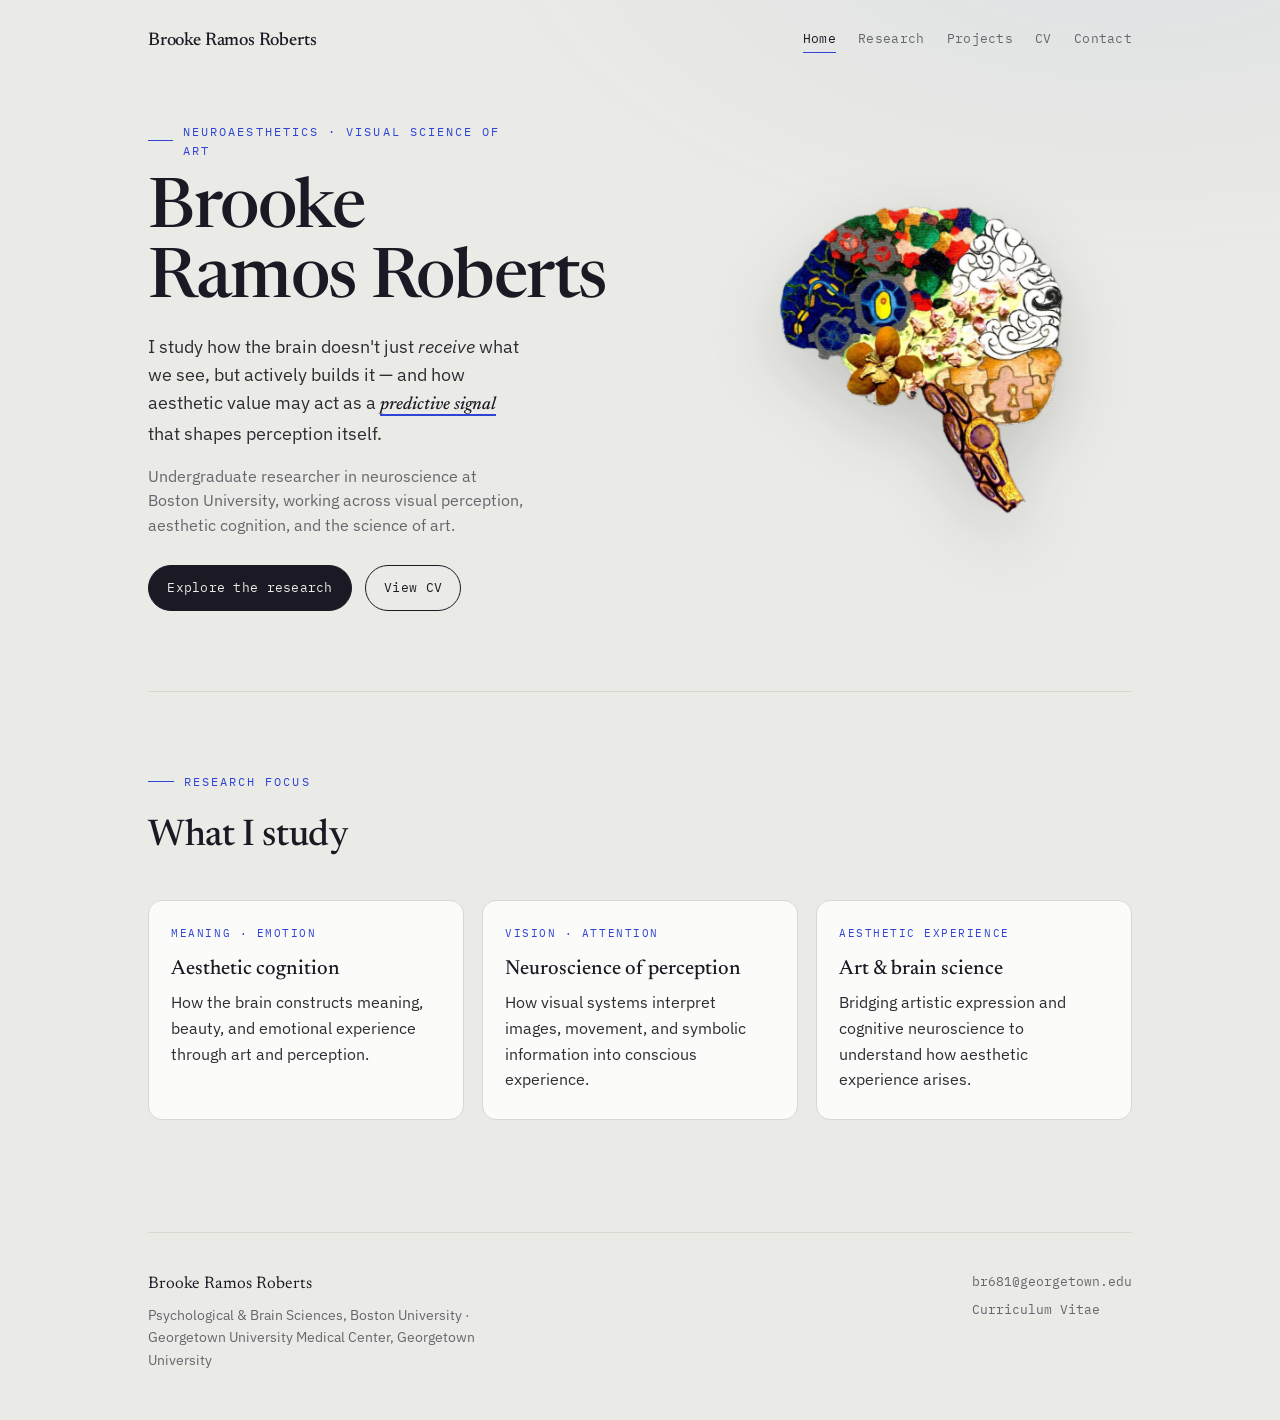
<file: index.html>
<!DOCTYPE html>
<html lang="en">
<head>
  <meta charset="UTF-8">
  <meta name="viewport" content="width=device-width, initial-scale=1.0">
  <title>Brooke Ramos Roberts — Neuroaesthetics</title>
  <meta name="description" content="Brooke Ramos Roberts — neuroscience researcher in neuroaesthetics and the visual science of art, studying how the brain constructs perception and aesthetic experience.">
  <link rel="preconnect" href="https://fonts.googleapis.com">
  <link rel="preconnect" href="https://fonts.gstatic.com" crossorigin>
  <link href="https://fonts.googleapis.com/css2?family=IBM+Plex+Mono:wght@400;500&family=IBM+Plex+Sans:wght@400;500;600&family=Newsreader:ital,opsz,wght@0,6..72,400;0,6..72,500;0,6..72,600;1,6..72,400;1,6..72,500&display=swap" rel="stylesheet">
  <link rel="stylesheet" href="style.css">
</head>
<body>
  <div class="wrap">

    <header class="site-head">
      <a class="wordmark" href="index.html">Brooke Ramos Roberts</a>
      <nav class="nav" aria-label="Primary">
        <a href="index.html" aria-current="page">Home</a>
        <a href="research.html">Research</a>
        <a href="projects.html">Projects</a>
        <a href="cv.html">CV</a>
        <a href="contact.html">Contact</a>
      </nav>
    </header>

    <section class="hero">
      <div class="hero-text">
        <p class="eyebrow">Neuroaesthetics · Visual science of art</p>
        <h1>Brooke Ramos&nbsp;Roberts</h1>
        <p class="lead">
          I study how the brain doesn't just <em>receive</em> what we see, but
          actively builds it — and how aesthetic value may act as a
          <span class="mark">predictive signal</span> that shapes perception itself.
        </p>
        <p class="lead">
          Undergraduate researcher in neuroscience at Boston University, working
          across visual perception, aesthetic cognition, and the science of art.
        </p>
        <div class="cta-row">
          <a class="btn btn-primary" href="research.html">Explore the research</a>
          <a class="btn btn-ghost" href="cv.html">View CV</a>
        </div>
      </div>
      <figure class="hero-figure">
        <img src="brainpng.png" alt="Illustration of a human brain">
      </figure>
    </section>

    <section class="section">
      <p class="eyebrow">Research focus</p>
      <h2>What I study</h2>
      <div class="grid">
        <article class="tile">
          <p class="k">Meaning · Emotion</p>
          <h3>Aesthetic cognition</h3>
          <p>How the brain constructs meaning, beauty, and emotional experience through art and perception.</p>
        </article>
        <article class="tile">
          <p class="k">Vision · Attention</p>
          <h3>Neuroscience of perception</h3>
          <p>How visual systems interpret images, movement, and symbolic information into conscious experience.</p>
        </article>
        <article class="tile">
          <p class="k">Aesthetic experience</p>
          <h3>Art &amp; brain science</h3>
          <p>Bridging artistic expression and cognitive neuroscience to understand how aesthetic experience arises.</p>
        </article>
      </div>
    </section>

    <footer class="site-foot">
      <div class="foot-col">
        <p class="foot-name">Brooke Ramos Roberts</p>
        <p class="foot-affil">Psychological &amp; Brain Sciences, Boston University · Georgetown University Medical Center, Georgetown University</p>
      </div>
      <nav class="foot-links" aria-label="Footer">
        <a href="mailto:br681@georgetown.edu">br681@georgetown.edu</a>
        <a href="cv.html">Curriculum Vitae</a>
        <!-- Add real links when you have them, e.g.:
        <a href="https://scholar.google.com/...">Google Scholar</a>
        <a href="https://orcid.org/...">ORCID</a> -->
      </nav>
    </footer>

  </div>
</body>
</html>
</html>
</file>
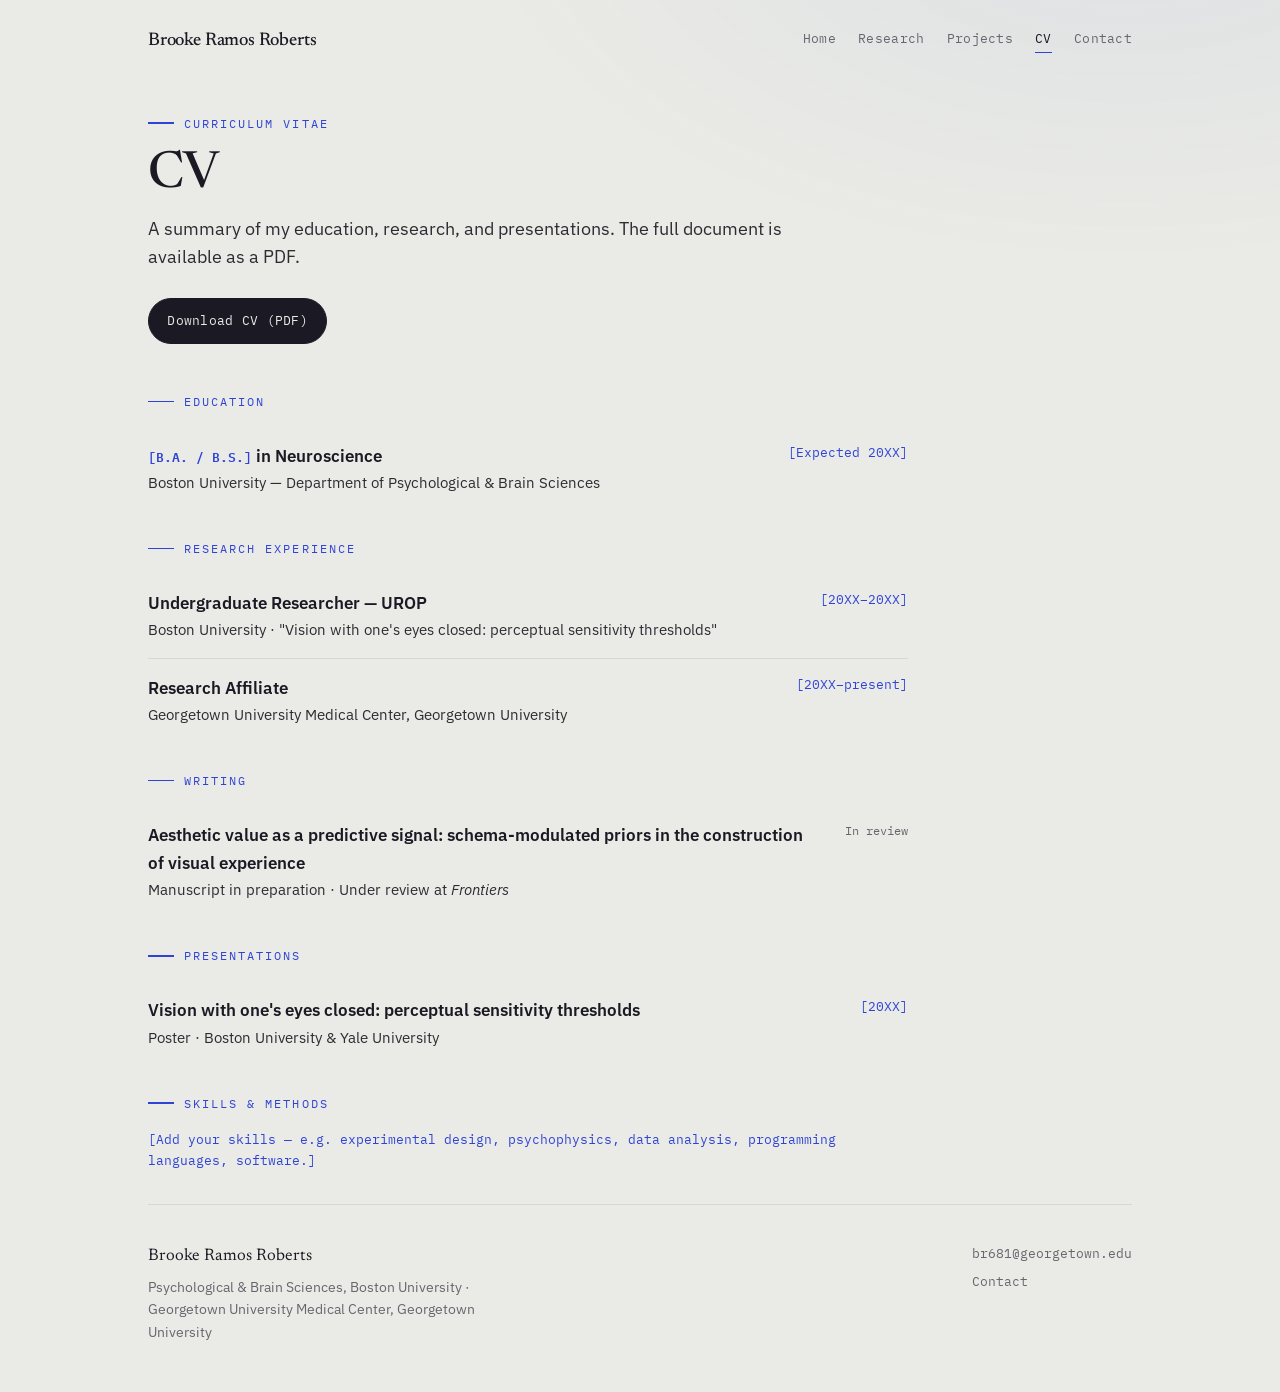
<file: contact.html>
<!DOCTYPE html>
<html lang="en">
<head>
  <meta charset="UTF-8">
  <meta name="viewport" content="width=device-width, initial-scale=1.0">
  <title>CV | Brooke Ramos Roberts</title>
  <meta name="description" content="Curriculum vitae of Brooke Ramos Roberts — neuroscience researcher.">
  <link rel="preconnect" href="https://fonts.googleapis.com">
  <link rel="preconnect" href="https://fonts.gstatic.com" crossorigin>
  <link href="https://fonts.googleapis.com/css2?family=IBM+Plex+Mono:wght@400;500&family=IBM+Plex+Sans:wght@400;500;600&family=Newsreader:ital,opsz,wght@0,6..72,400;0,6..72,500;0,6..72,600;1,6..72,400;1,6..72,500&display=swap" rel="stylesheet">
  <link rel="stylesheet" href="style.css">
</head>
<body>
  <div class="wrap">

    <header class="site-head">
      <a class="wordmark" href="index.html">Brooke Ramos Roberts</a>
      <nav class="nav" aria-label="Primary">
        <a href="index.html">Home</a>
        <a href="research.html">Research</a>
        <a href="projects.html">Projects</a>
        <a href="cv.html" aria-current="page">CV</a>
        <a href="contact.html">Contact</a>
      </nav>
    </header>

    <div class="page-head">
      <p class="eyebrow">Curriculum vitae</p>
      <h1>CV</h1>
      <p class="lead">A summary of my education, research, and presentations. The full document is available as a PDF.</p>
      <div class="cta-row">
        <!-- Upload your PDF to the repo and keep this filename, or update the href. -->
        <a class="btn btn-primary" href="Brooke_Ramos_Roberts_CV.pdf">Download CV (PDF)</a>
      </div>
    </div>

    <section class="cv-block">
      <p class="eyebrow">Education</p>
      <div class="cv-entry">
        <div>
          <div class="role"><span class="placeholder">[B.A. / B.S.]</span> in Neuroscience</div>
          <div class="place">Boston University — Department of Psychological &amp; Brain Sciences</div>
        </div>
        <div class="when"><span class="placeholder">[Expected 20XX]</span></div>
      </div>
    </section>

    <section class="cv-block">
      <p class="eyebrow">Research experience</p>
      <div class="cv-entry">
        <div>
          <div class="role">Undergraduate Researcher — UROP</div>
          <div class="place">Boston University · "Vision with one's eyes closed: perceptual sensitivity thresholds"</div>
        </div>
        <div class="when"><span class="placeholder">[20XX–20XX]</span></div>
      </div>
      <div class="cv-entry">
        <div>
          <div class="role">Research Affiliate</div>
          <div class="place">Georgetown University Medical Center, Georgetown University</div>
        </div>
        <div class="when"><span class="placeholder">[20XX–present]</span></div>
      </div>
    </section>

    <section class="cv-block">
      <p class="eyebrow">Writing</p>
      <div class="cv-entry">
        <div>
          <div class="role">Aesthetic value as a predictive signal: schema-modulated priors in the construction of visual experience</div>
          <div class="place">Manuscript in preparation · Under review at <em>Frontiers</em></div>
        </div>
        <div class="when">In review</div>
      </div>
    </section>

    <section class="cv-block">
      <p class="eyebrow">Presentations</p>
      <div class="cv-entry">
        <div>
          <div class="role">Vision with one's eyes closed: perceptual sensitivity thresholds</div>
          <div class="place">Poster · Boston University &amp; Yale University</div>
        </div>
        <div class="when"><span class="placeholder">[20XX]</span></div>
      </div>
    </section>

    <section class="cv-block">
      <p class="eyebrow">Skills &amp; methods</p>
      <p class="placeholder">[Add your skills — e.g. experimental design, psychophysics, data analysis, programming languages, software.]</p>
    </section>

    <footer class="site-foot">
      <div class="foot-col">
        <p class="foot-name">Brooke Ramos Roberts</p>
        <p class="foot-affil">Psychological &amp; Brain Sciences, Boston University · Georgetown University Medical Center, Georgetown University</p>
      </div>
      <nav class="foot-links" aria-label="Footer">
        <a href="mailto:br681@georgetown.edu">br681@georgetown.edu</a>
        <a href="contact.html">Contact</a>
      </nav>
    </footer>

  </div>
</body>
</html>
</file>
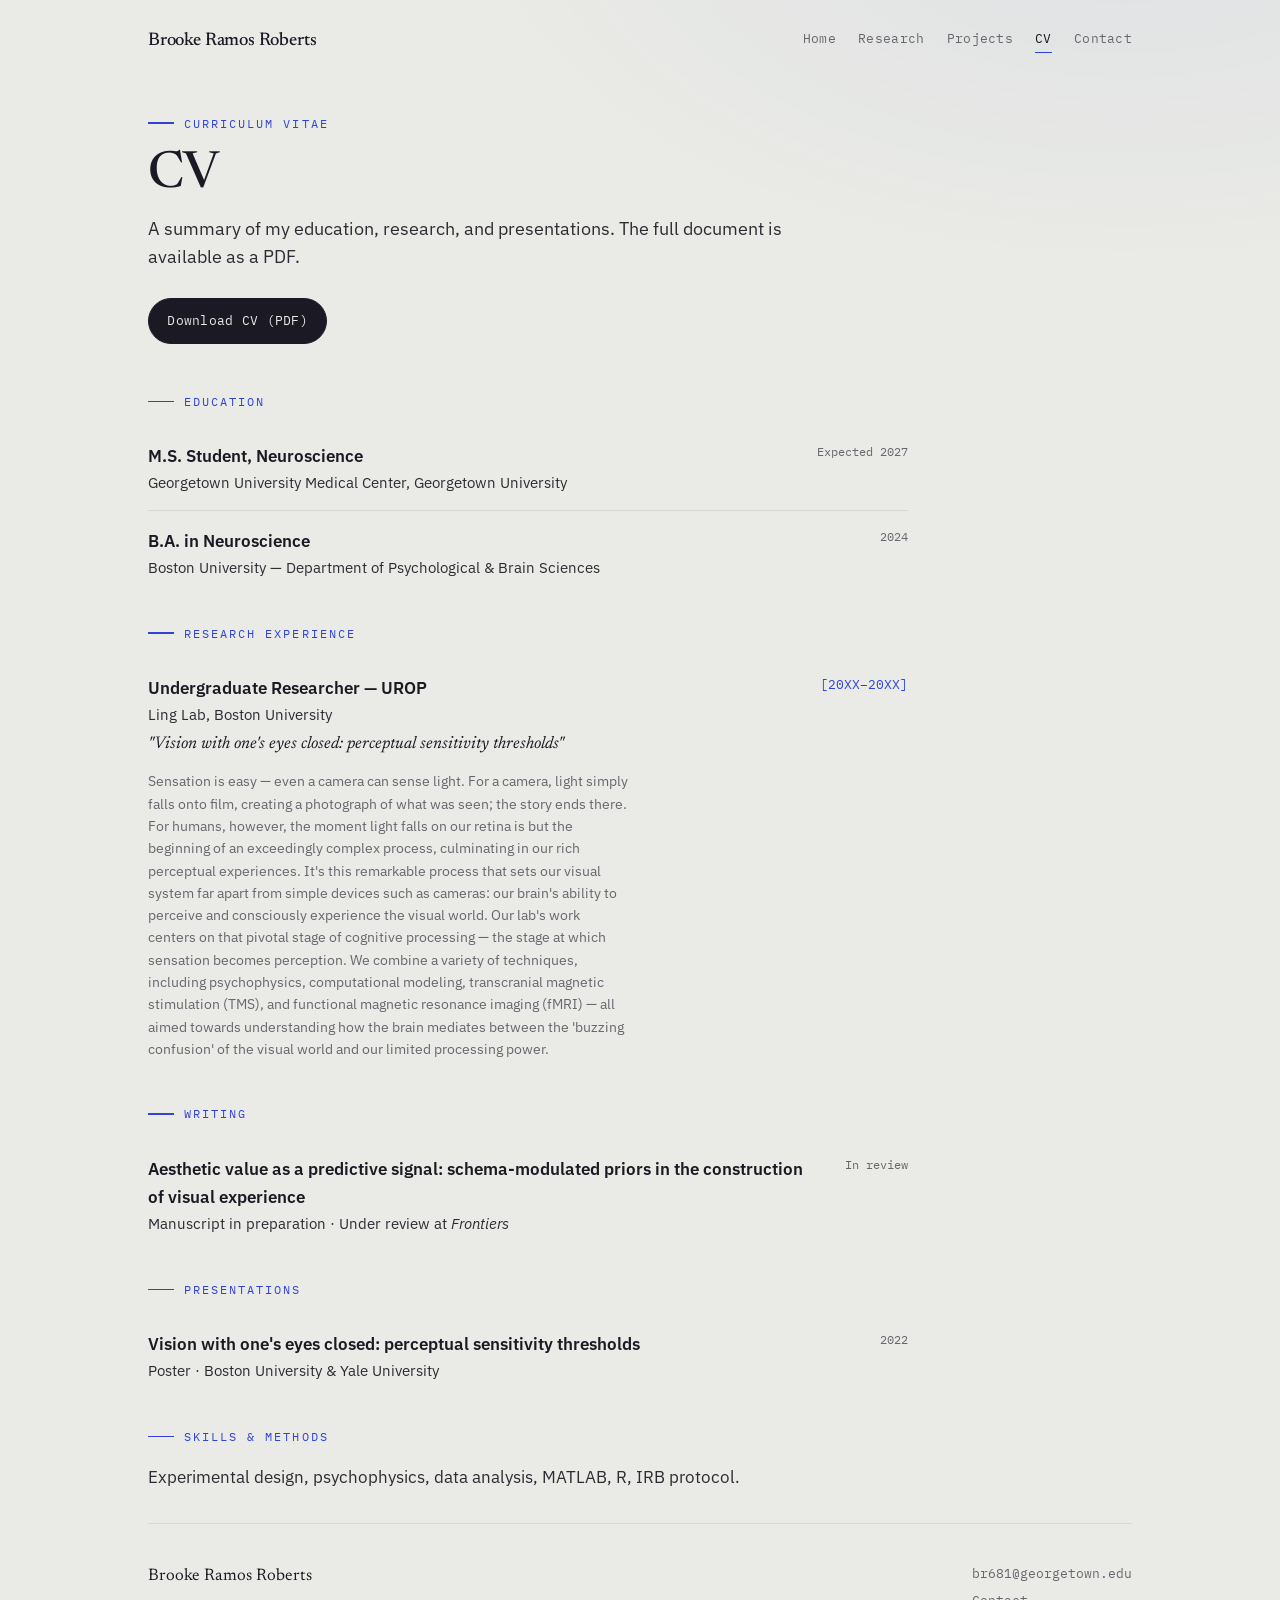
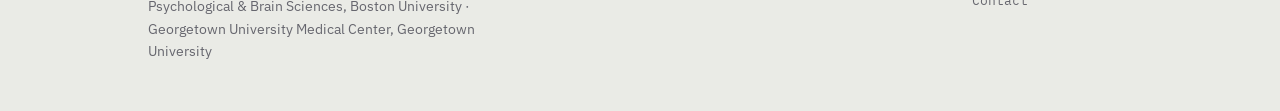
<file: cv.html>
<!DOCTYPE html>
<html lang="en">
<head>
  <meta charset="UTF-8">
  <meta name="viewport" content="width=device-width, initial-scale=1.0">
  <title>CV | Brooke Ramos Roberts</title>
  <meta name="description" content="Curriculum vitae of Brooke Ramos Roberts — neuroscience researcher.">
  <link rel="preconnect" href="https://fonts.googleapis.com">
  <link rel="preconnect" href="https://fonts.gstatic.com" crossorigin>
  <link href="https://fonts.googleapis.com/css2?family=IBM+Plex+Mono:wght@400;500&family=IBM+Plex+Sans:wght@400;500;600&family=Newsreader:ital,opsz,wght@0,6..72,400;0,6..72,500;0,6..72,600;1,6..72,400;1,6..72,500&display=swap" rel="stylesheet">
  <link rel="stylesheet" href="style.css">
</head>
<body>
  <div class="wrap">

    <header class="site-head">
      <a class="wordmark" href="index.html">Brooke Ramos Roberts</a>
      <nav class="nav" aria-label="Primary">
        <a href="index.html">Home</a>
        <a href="research.html">Research</a>
        <a href="projects.html">Projects</a>
        <a href="cv.html" aria-current="page">CV</a>
        <a href="contact.html">Contact</a>
      </nav>
    </header>

    <div class="page-head">
      <p class="eyebrow">Curriculum vitae</p>
      <h1>CV</h1>
      <p class="lead">A summary of my education, research, and presentations. The full document is available as a PDF.</p>
      <div class="cta-row">
        <a class="btn btn-primary" href="https://brookeramosroberts.com/Brooke_Ramos_Roberts_CV.pdf">Download CV (PDF)</a>
      </div>
    </div>

    <section class="cv-block">
      <p class="eyebrow">Education</p>
      <div class="cv-entry">
        <div>
          <div class="role">M.S. Student, Neuroscience</div>
          <div class="place">Georgetown University Medical Center, Georgetown University</div>
        </div>
        <div class="when">Expected 2027</div>
      </div>
      <div class="cv-entry">
        <div>
          <div class="role">B.A. in Neuroscience</div>
          <div class="place">Boston University — Department of Psychological &amp; Brain Sciences</div>
        </div>
        <div class="when">2024</div>
      </div>
    </section>

    <section class="cv-block">
      <p class="eyebrow">Research experience</p>
      <div class="cv-entry">
        <div>
          <div class="role">Undergraduate Researcher — UROP</div>
          <div class="place">Ling Lab, Boston University</div>
          <div class="cv-proj">"Vision with one's eyes closed: perceptual sensitivity thresholds"</div>
          <p class="cv-desc">Sensation is easy — even a camera can sense light. For a camera, light simply falls onto film, creating a photograph of what was seen; the story ends there. For humans, however, the moment light falls on our retina is but the beginning of an exceedingly complex process, culminating in our rich perceptual experiences. It's this remarkable process that sets our visual system far apart from simple devices such as cameras: our brain's ability to perceive and consciously experience the visual world. Our lab's work centers on that pivotal stage of cognitive processing — the stage at which sensation becomes perception. We combine a variety of techniques, including psychophysics, computational modeling, transcranial magnetic stimulation (TMS), and functional magnetic resonance imaging (fMRI) — all aimed towards understanding how the brain mediates between the 'buzzing confusion' of the visual world and our limited processing power.</p>
        </div>
        <div class="when"><span class="placeholder">[20XX–20XX]</span></div>
      </div>
    </section>

    <section class="cv-block">
      <p class="eyebrow">Writing</p>
      <div class="cv-entry">
        <div>
          <div class="role">Aesthetic value as a predictive signal: schema-modulated priors in the construction of visual experience</div>
          <div class="place">Manuscript in preparation · Under review at <em>Frontiers</em></div>
        </div>
        <div class="when">In review</div>
      </div>
    </section>

    <section class="cv-block">
      <p class="eyebrow">Presentations</p>
      <div class="cv-entry">
        <div>
          <div class="role">Vision with one's eyes closed: perceptual sensitivity thresholds</div>
          <div class="place">Poster · Boston University &amp; Yale University</div>
        </div>
        <div class="when">2022</div>
      </div>
    </section>

    <section class="cv-block">
      <p class="eyebrow">Skills &amp; methods</p>
      <p>Experimental design, psychophysics, data analysis, MATLAB, R, IRB protocol.</p>
    </section>

    <footer class="site-foot">
      <div class="foot-col">
        <p class="foot-name">Brooke Ramos Roberts</p>
        <p class="foot-affil">Psychological &amp; Brain Sciences, Boston University · Georgetown University Medical Center, Georgetown University</p>
      </div>
      <nav class="foot-links" aria-label="Footer">
        <a href="mailto:br681@georgetown.edu">br681@georgetown.edu</a>
        <a href="contact.html">Contact</a>
      </nav>
    </footer>

  </div>
</body>
</html>

  </div>
</body>
</html>
</file>
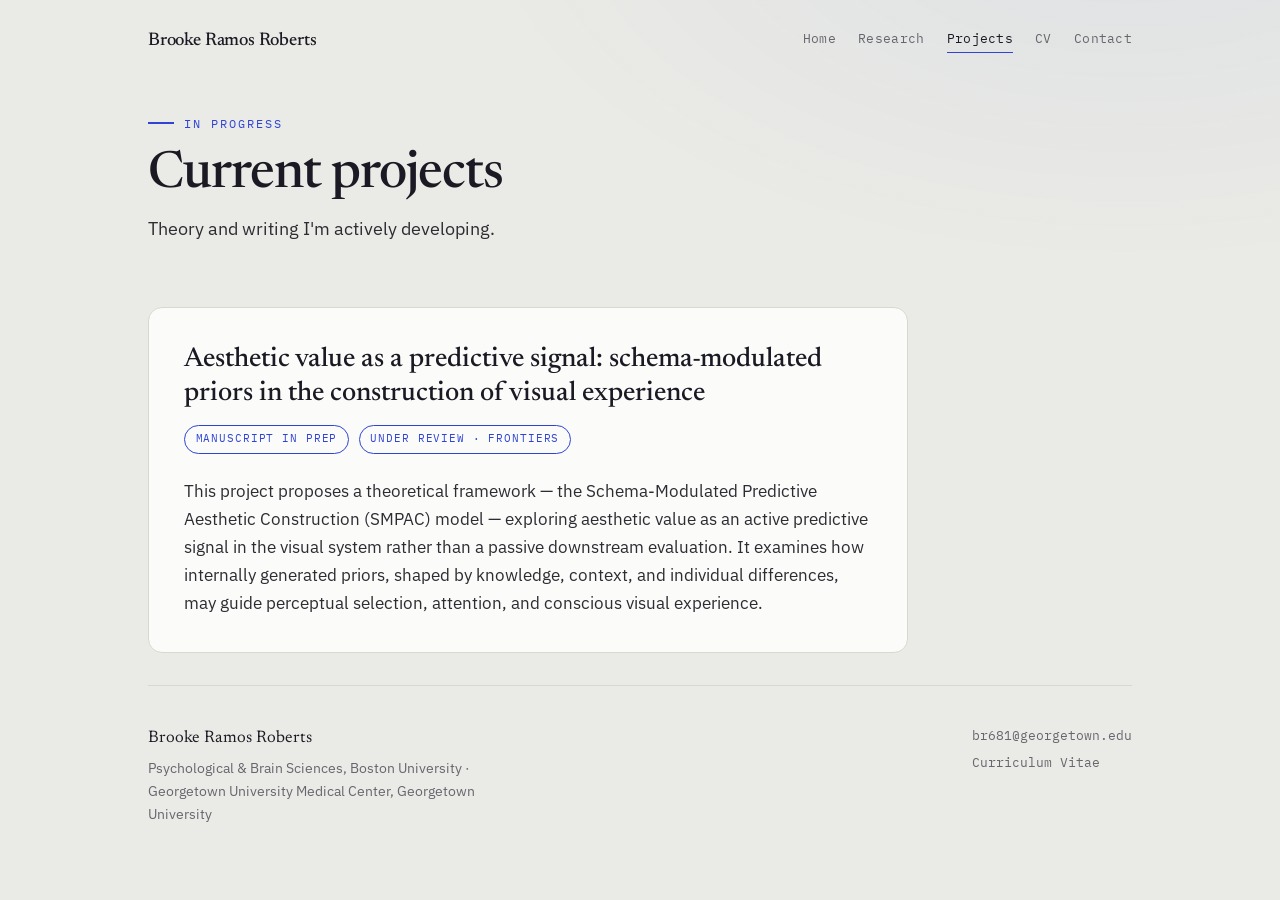
<file: projects.html>
<!DOCTYPE html>
<html lang="en">
<head>
  <meta charset="UTF-8">
  <meta name="viewport" content="width=device-width, initial-scale=1.0">
  <title>Projects | Brooke Ramos Roberts</title>
  <meta name="description" content="Current theoretical and writing projects by Brooke Ramos Roberts, including the SMPAC model of aesthetic value.">
  <link rel="preconnect" href="https://fonts.googleapis.com">
  <link rel="preconnect" href="https://fonts.gstatic.com" crossorigin>
  <link href="https://fonts.googleapis.com/css2?family=IBM+Plex+Mono:wght@400;500&family=IBM+Plex+Sans:wght@400;500;600&family=Newsreader:ital,opsz,wght@0,6..72,400;0,6..72,500;0,6..72,600;1,6..72,400;1,6..72,500&display=swap" rel="stylesheet">
  <link rel="stylesheet" href="style.css">
</head>
<body>
  <div class="wrap">

    <header class="site-head">
      <a class="wordmark" href="index.html">Brooke Ramos Roberts</a>
      <nav class="nav" aria-label="Primary">
        <a href="index.html">Home</a>
        <a href="research.html">Research</a>
        <a href="projects.html" aria-current="page">Projects</a>
        <a href="cv.html">CV</a>
        <a href="contact.html">Contact</a>
      </nav>
    </header>

    <div class="page-head">
      <p class="eyebrow">In progress</p>
      <h1>Current projects</h1>
      <p class="lead">Theory and writing I'm actively developing.</p>
    </div>

    <article class="card">
      <h2>Aesthetic value as a predictive signal: schema-modulated priors in the construction of visual experience</h2>
      <p class="tags">
        <span class="tag">Manuscript in prep</span>
        <span class="tag">Under review · Frontiers</span>
      </p>
      <p>This project proposes a theoretical framework — the Schema-Modulated Predictive Aesthetic Construction (SMPAC) model — exploring aesthetic value as an active predictive signal in the visual system rather than a passive downstream evaluation. It examines how internally generated priors, shaped by knowledge, context, and individual differences, may guide perceptual selection, attention, and conscious visual experience.</p>
    </article>

    <footer class="site-foot">
      <div class="foot-col">
        <p class="foot-name">Brooke Ramos Roberts</p>
        <p class="foot-affil">Psychological &amp; Brain Sciences, Boston University · Georgetown University Medical Center, Georgetown University</p>
      </div>
      <nav class="foot-links" aria-label="Footer">
        <a href="mailto:br681@georgetown.edu">br681@georgetown.edu</a>
        <a href="cv.html">Curriculum Vitae</a>
      </nav>
    </footer>

  </div>
</body>
</html>
</file>
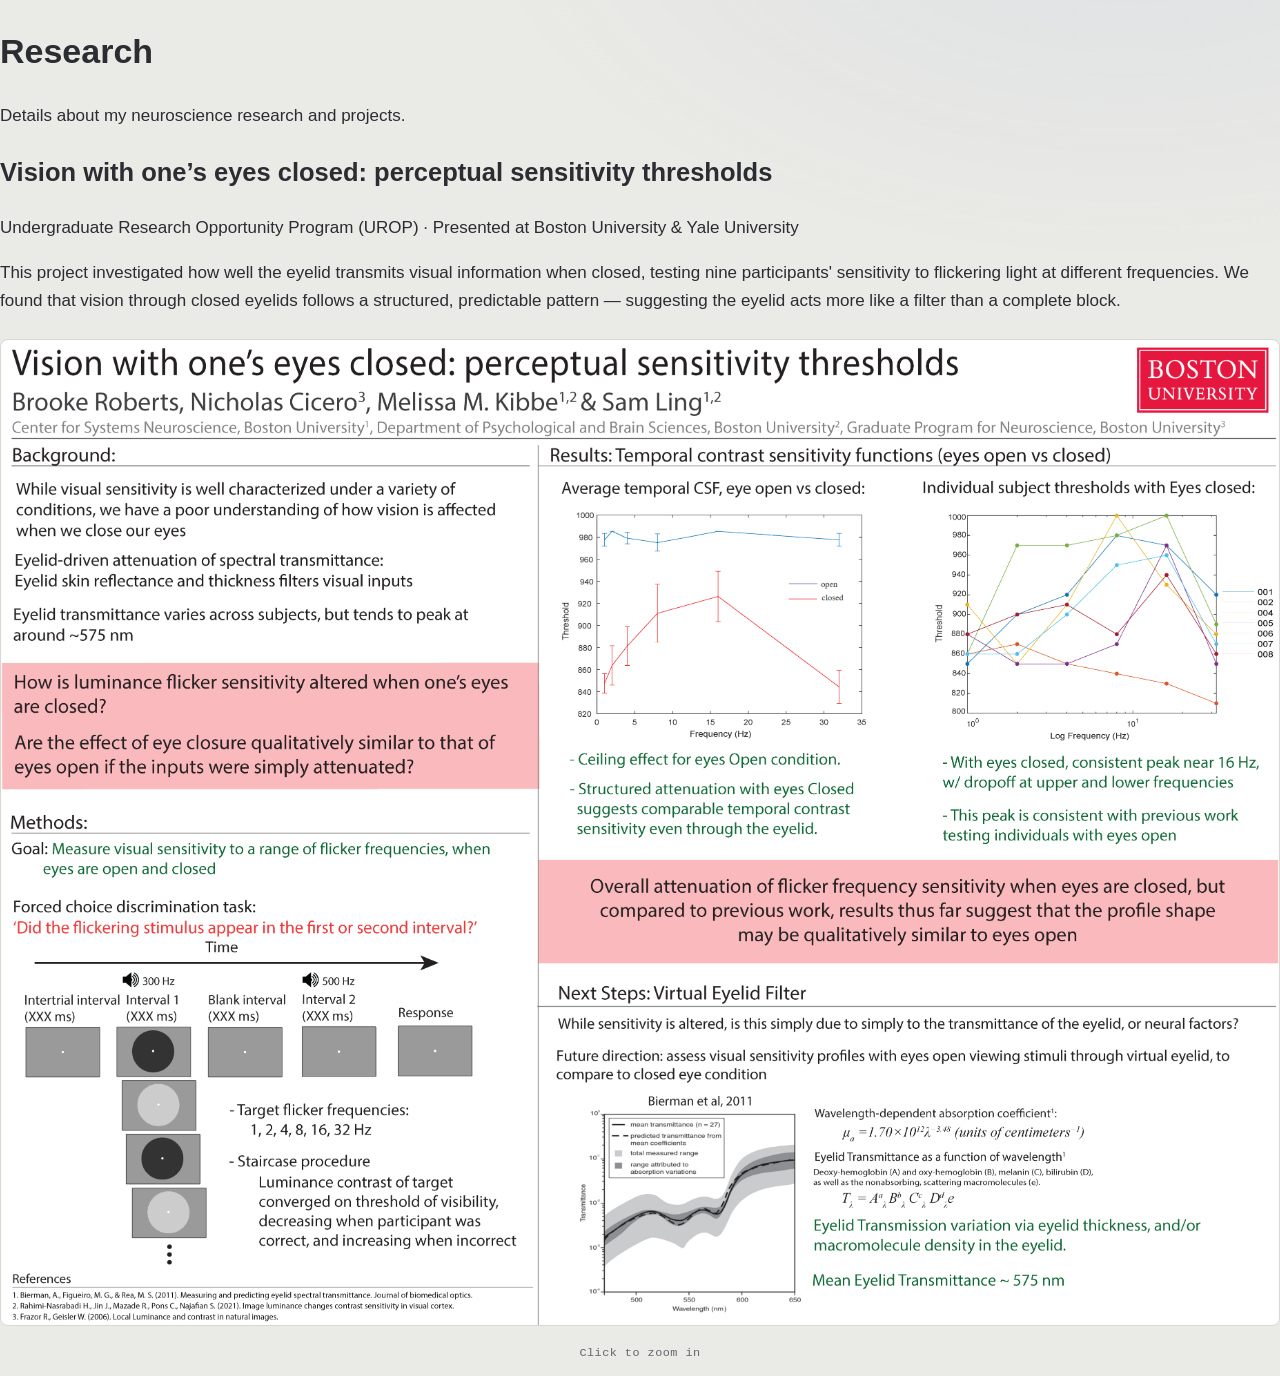
<file: research.html>
<!DOCTYPE html>
<html lang="en">
<head>
  <meta charset="UTF-8">
  <title>Research | Brooke Ramos Roberts</title>
  <link rel="stylesheet" href="style.css">
</head>
<body>
  <h1>Research</h1>
  <p>Details about my neuroscience research and projects.</p>
  <div class="research-card">
    <h2>Vision with one’s eyes closed: perceptual sensitivity thresholds</h2>
    <p class="research-meta">
      Undergraduate Research Opportunity Program (UROP) &middot;
      Presented at Boston University & Yale University
    </p>
    <p>This project investigated how well the eyelid transmits visual information when closed, testing nine participants' sensitivity to flickering light at different frequencies. We found that vision through closed eyelids follows a structured, predictable pattern — suggesting the eyelid acts more like a filter than a complete block.</p>
 <img
  src="BR2022_UROP_PNG.png"
  alt="Vision with one’s eyes closed: perceptual sensitivity thresholds research poster"
  class="poster-thumb"
  onclick="openLightbox()"
>
    <p class="poster-hint">Click to zoom in</p>
  </div>
  <!-- Lightbox overlay -->
<div id="lightbox" class="lightbox" onclick="closeLightbox()">
  <img src="BR2022_UROP_PNG.png" alt="Full size research poster">
</div>
  <script>
    function openLightbox() {
      document.getElementById('lightbox').classList.add('active');
    }
    function closeLightbox() {
      document.getElementById('lightbox').classList.remove('active');
    }
  </script>
</body>
</html>
</file>
<file: style.css>
/* ============================================================
   Brooke Ramos Roberts — personal site
   Design system: "Priors & Signals"
   Newsreader (literary serif)  ×  IBM Plex Sans / Mono (lab)
   Art (serif) meets science (mono). Cobalt = the "signal".
   ============================================================ */

:root{
  --paper:#EAEBE6;   /* soft gallery-wall gray, warmer than pure white */
  --card:#FBFBF9;    /* near-white card surface */
  --ink:#1B1A24;     /* near-black with a faint indigo cast */
  --body:#2C2C33;    /* softened ink for long-form text */
  --muted:#66666E;   /* captions, metadata */
  --line:#D7D8D1;    /* hairlines */
  --signal:#2F44D6;  /* cobalt — the accent, i.e. the "signal" */

  --max:1080px;
  --gutter:clamp(1.25rem, 5vw, 3rem);

  --serif:"Newsreader", Georgia, "Times New Roman", serif;
  --sans:"IBM Plex Sans", -apple-system, BlinkMacSystemFont, "Segoe UI", sans-serif;
  --mono:"IBM Plex Mono", ui-monospace, "SFMono-Regular", Menlo, monospace;

  --r:14px;
}

*,*::before,*::after{ box-sizing:border-box; }
html{ -webkit-text-size-adjust:100%; }

body{
  margin:0;
  background:var(--paper);
  color:var(--body);
  font-family:var(--sans);
  font-size:17px;
  line-height:1.65;
  -webkit-font-smoothing:antialiased;
  text-rendering:optimizeLegibility;
}

/* faint atmospheric wash in the top-right — the only "ambient" flourish */
body::before{
  content:"";
  position:fixed; inset:0; pointer-events:none; z-index:0;
  background:radial-gradient(1100px 620px at 88% -12%,
            rgba(47,68,214,0.06), transparent 60%);
}

.wrap{
  width:100%; max-width:var(--max);
  margin:0 auto; padding-inline:var(--gutter);
  position:relative; z-index:1;
}

/* ---------- Header / nav ---------- */
.site-head{
  display:flex; align-items:center; justify-content:space-between;
  gap:1.5rem; flex-wrap:wrap; padding:1.6rem 0;
}
.wordmark{
  font-family:var(--serif); font-weight:500; font-size:1.15rem;
  letter-spacing:-0.01em; color:var(--ink); text-decoration:none; white-space:nowrap;
}
.nav{ display:flex; gap:1.4rem; flex-wrap:wrap; }
.nav a{
  font-family:var(--mono); font-size:0.82rem; letter-spacing:0.02em;
  color:var(--muted); text-decoration:none;
  padding-bottom:2px; border-bottom:1.5px solid transparent;
  transition:color .18s ease, border-color .18s ease;
}
.nav a:hover{ color:var(--ink); }
.nav a[aria-current="page"]{ color:var(--ink); border-bottom-color:var(--signal); }

/* ---------- Eyebrow (lab-style label) ---------- */
.eyebrow{
  font-family:var(--mono); font-size:0.72rem; letter-spacing:0.18em;
  text-transform:uppercase; color:var(--signal);
  margin:0 0 1rem; display:flex; align-items:center; gap:.6rem;
}
.eyebrow::before{ content:""; width:26px; height:1.5px; background:var(--signal); display:inline-block; }

/* ---------- Hero ---------- */
.hero{
  display:grid; grid-template-columns:1.15fr 0.85fr;
  gap:clamp(1.5rem, 5vw, 3rem); align-items:center;
  padding:clamp(1rem, 4vw, 2.5rem) 0 clamp(3rem, 7vw, 5rem);
}
.hero-text{ max-width:38ch; }
.hero h1{
  font-family:var(--serif); font-weight:500;
  font-size:clamp(2.7rem, 6vw, 4.3rem); line-height:1.02;
  letter-spacing:-0.02em; color:var(--ink); margin:.2rem 0 1.1rem;
}
.lead{ font-size:1.12rem; line-height:1.55; color:var(--body); margin:0 0 1rem; }
.lead + .lead{ font-size:1rem; color:var(--muted); }

.mark{
  font-family:var(--serif); font-style:italic; font-weight:500;
  color:var(--ink); position:relative; white-space:nowrap;
}
.mark::after{
  content:""; position:absolute; left:0; right:0; bottom:-2px; height:2px;
  background:var(--signal); transform:scaleX(0); transform-origin:left;
  animation:draw .9s .55s cubic-bezier(.2,.7,.2,1) forwards;
}
@keyframes draw{ to{ transform:scaleX(1); } }

.cta-row{ display:flex; gap:.8rem; flex-wrap:wrap; margin-top:1.7rem; }

/* ---------- Buttons ---------- */
.btn{
  font-family:var(--mono); font-size:0.82rem; letter-spacing:0.02em;
  text-decoration:none; padding:.7rem 1.15rem; border:1.5px solid var(--ink);
  border-radius:999px; display:inline-flex; align-items:center; gap:.5rem;
  transition:transform .15s ease, background .2s ease, color .2s ease, border-color .2s ease;
}
.btn-primary{ background:var(--ink); color:var(--paper); }
.btn-primary:hover{ transform:translateY(-2px); background:var(--signal); border-color:var(--signal); }
.btn-ghost{ color:var(--ink); background:transparent; }
.btn-ghost:hover{ transform:translateY(-2px); background:var(--ink); color:var(--paper); }

/* ---------- Hero image ---------- */
.hero-figure{ position:relative; justify-self:center; }
.hero-figure img{
  width:min(340px, 80vw);
  filter:drop-shadow(0 24px 34px rgba(27,26,36,0.18));
  transition:transform .6s cubic-bezier(.2,.7,.2,1);
}
.hero-figure:hover img{ transform:rotate(4deg) scale(1.03); }

/* ---------- Sections ---------- */
.section{ padding:clamp(3rem, 7vw, 5rem) 0; border-top:1px solid var(--line); }
.section > h2{
  font-family:var(--serif); font-weight:500;
  font-size:clamp(1.7rem, 3.5vw, 2.3rem); letter-spacing:-0.01em;
  color:var(--ink); margin:0 0 2rem;
}

/* ---------- Interest grid ---------- */
.grid{ display:grid; grid-template-columns:repeat(3, 1fr); gap:1.1rem; }
.tile{
  background:var(--card); border:1px solid var(--line); border-radius:var(--r);
  padding:1.5rem 1.4rem 1.6rem;
  transition:transform .2s ease, box-shadow .2s ease, border-color .2s ease;
}
.tile:hover{ transform:translateY(-4px); box-shadow:0 16px 30px rgba(27,26,36,0.08); border-color:#cfd0c8; }
.tile .k{
  font-family:var(--mono); font-size:0.68rem; letter-spacing:0.14em;
  text-transform:uppercase; color:var(--signal); margin-bottom:.9rem;
}
.tile h3{
  font-family:var(--serif); font-weight:500; font-size:1.28rem; line-height:1.2;
  color:var(--ink); margin:0 0 .5rem;
}
.tile p{ margin:0; font-size:0.98rem; color:var(--body); }

/* ---------- Inner page head ---------- */
.page-head{ padding:clamp(1rem, 4vw, 2rem) 0 clamp(2rem, 5vw, 3rem); }
.page-head h1{
  font-family:var(--serif); font-weight:500;
  font-size:clamp(2.2rem, 5vw, 3.2rem); letter-spacing:-0.02em;
  color:var(--ink); margin:.2rem 0 .8rem; line-height:1.05;
}
.page-head .lead{ max-width:60ch; }

/* ---------- Content card ---------- */
.card{
  background:var(--card); border:1px solid var(--line); border-radius:var(--r);
  padding:clamp(1.4rem, 4vw, 2.2rem); margin:0 0 1.4rem; max-width:760px;
}
.card h2{
  font-family:var(--serif); font-weight:500;
  font-size:clamp(1.35rem, 3vw, 1.7rem); line-height:1.25;
  color:var(--ink); margin:0 0 .7rem;
}
.meta{
  font-family:var(--mono); font-size:0.74rem; letter-spacing:0.05em;
  text-transform:uppercase; color:var(--muted); margin:0 0 1rem;
}
.card p{ margin:0 0 1rem; }
.card p:last-child{ margin-bottom:0; }
.tags{ margin:0 0 1.1rem; }
.tag{
  display:inline-block; font-family:var(--mono); font-size:0.68rem;
  letter-spacing:0.08em; text-transform:uppercase; color:var(--signal);
  border:1px solid var(--signal); border-radius:999px;
  padding:.28rem .65rem; margin:0 .4rem .45rem 0;
}
.card a{ color:var(--signal); }

/* ---------- Poster / lightbox ---------- */
.poster-thumb{
  width:100%; border-radius:8px; cursor:zoom-in; border:1px solid var(--line);
  margin-top:.4rem; transition:opacity .2s ease, transform .2s ease;
}
.poster-thumb:hover{ opacity:.92; transform:translateY(-2px); }
.poster-hint{
  text-align:center; font-family:var(--mono); font-size:0.74rem;
  letter-spacing:0.04em; color:var(--muted); margin-top:.6rem;
}
.lightbox{
  display:none; position:fixed; inset:0; background:rgba(20,19,28,0.9);
  align-items:center; justify-content:center; cursor:zoom-out; z-index:999; padding:4vw;
}
.lightbox.active{ display:flex; }
.lightbox img{ max-width:92%; max-height:92%; border-radius:8px; box-shadow:0 20px 60px rgba(0,0,0,.5); }

/* ---------- Contact ---------- */
.headshot{
  float:right; width:190px; border-radius:12px;
  margin:0 0 1rem 1.6rem; border:1px solid var(--line);
}
.contact-emails a{
  color:var(--signal); text-decoration:none;
  border-bottom:1px solid transparent; transition:border-color .15s ease;
}
.contact-emails a:hover{ border-bottom-color:var(--signal); }

/* ---------- CV ---------- */
.cv-block{ margin-bottom:1.8rem; max-width:760px; }
.cv-entry{ display:flex; justify-content:space-between; gap:1.5rem; padding:.95rem 0; border-bottom:1px solid var(--line); }
.cv-entry:last-child{ border-bottom:none; }
.cv-entry .role{ font-weight:600; color:var(--ink); }
.cv-entry .place{ color:var(--body); font-size:0.95rem; }
.cv-entry .when{ font-family:var(--mono); font-size:0.76rem; color:var(--muted); white-space:nowrap; }
.cv-entry{ align-items:flex-start; }
.cv-proj{ font-family:var(--serif); font-style:italic; color:var(--ink); margin-top:.25rem; }
.cv-desc{ font-size:0.9rem; line-height:1.55; color:var(--muted); margin:.7rem 0 0; max-width:60ch; }
.placeholder{ color:var(--signal); font-family:var(--mono); font-size:0.82rem; }

/* ---------- Footer ---------- */
.site-foot{
  border-top:1px solid var(--line); margin-top:2rem; padding:2.4rem 0 3rem;
  display:flex; justify-content:space-between; gap:1.5rem; flex-wrap:wrap;
}
.foot-name{ font-family:var(--serif); font-size:1.05rem; color:var(--ink); margin:0 0 .3rem; }
.foot-affil{ font-size:0.86rem; color:var(--muted); margin:0; max-width:48ch; }
.foot-links{ display:flex; flex-direction:column; gap:.4rem; align-items:flex-start; }
.foot-links a{ font-family:var(--mono); font-size:0.8rem; color:var(--muted); text-decoration:none; }
.foot-links a:hover{ color:var(--signal); }

/* ---------- Focus (accessibility) ---------- */
a:focus-visible, .btn:focus-visible{
  outline:2.5px solid var(--signal); outline-offset:3px; border-radius:4px;
}

/* ---------- Responsive ---------- */
@media (max-width:820px){
  .hero{ grid-template-columns:1fr; }
  .hero-figure{ order:-1; justify-self:start; }
  .hero-figure img{ width:min(240px, 60vw); }
  .grid{ grid-template-columns:1fr; }
}
@media (max-width:520px){
  body{ font-size:16px; }
  .site-head{ padding:1.1rem 0; }
  .headshot{ float:none; display:block; margin:0 0 1.2rem; width:150px; }
  .cv-entry{ flex-direction:column; gap:.2rem; }
  .site-foot{ flex-direction:column; }
}

/* ---------- Reduced motion ---------- */
@media (prefers-reduced-motion:reduce){
  *{ animation:none !important; transition:none !important; }
  .mark::after{ transform:scaleX(1); }
}
</file>
